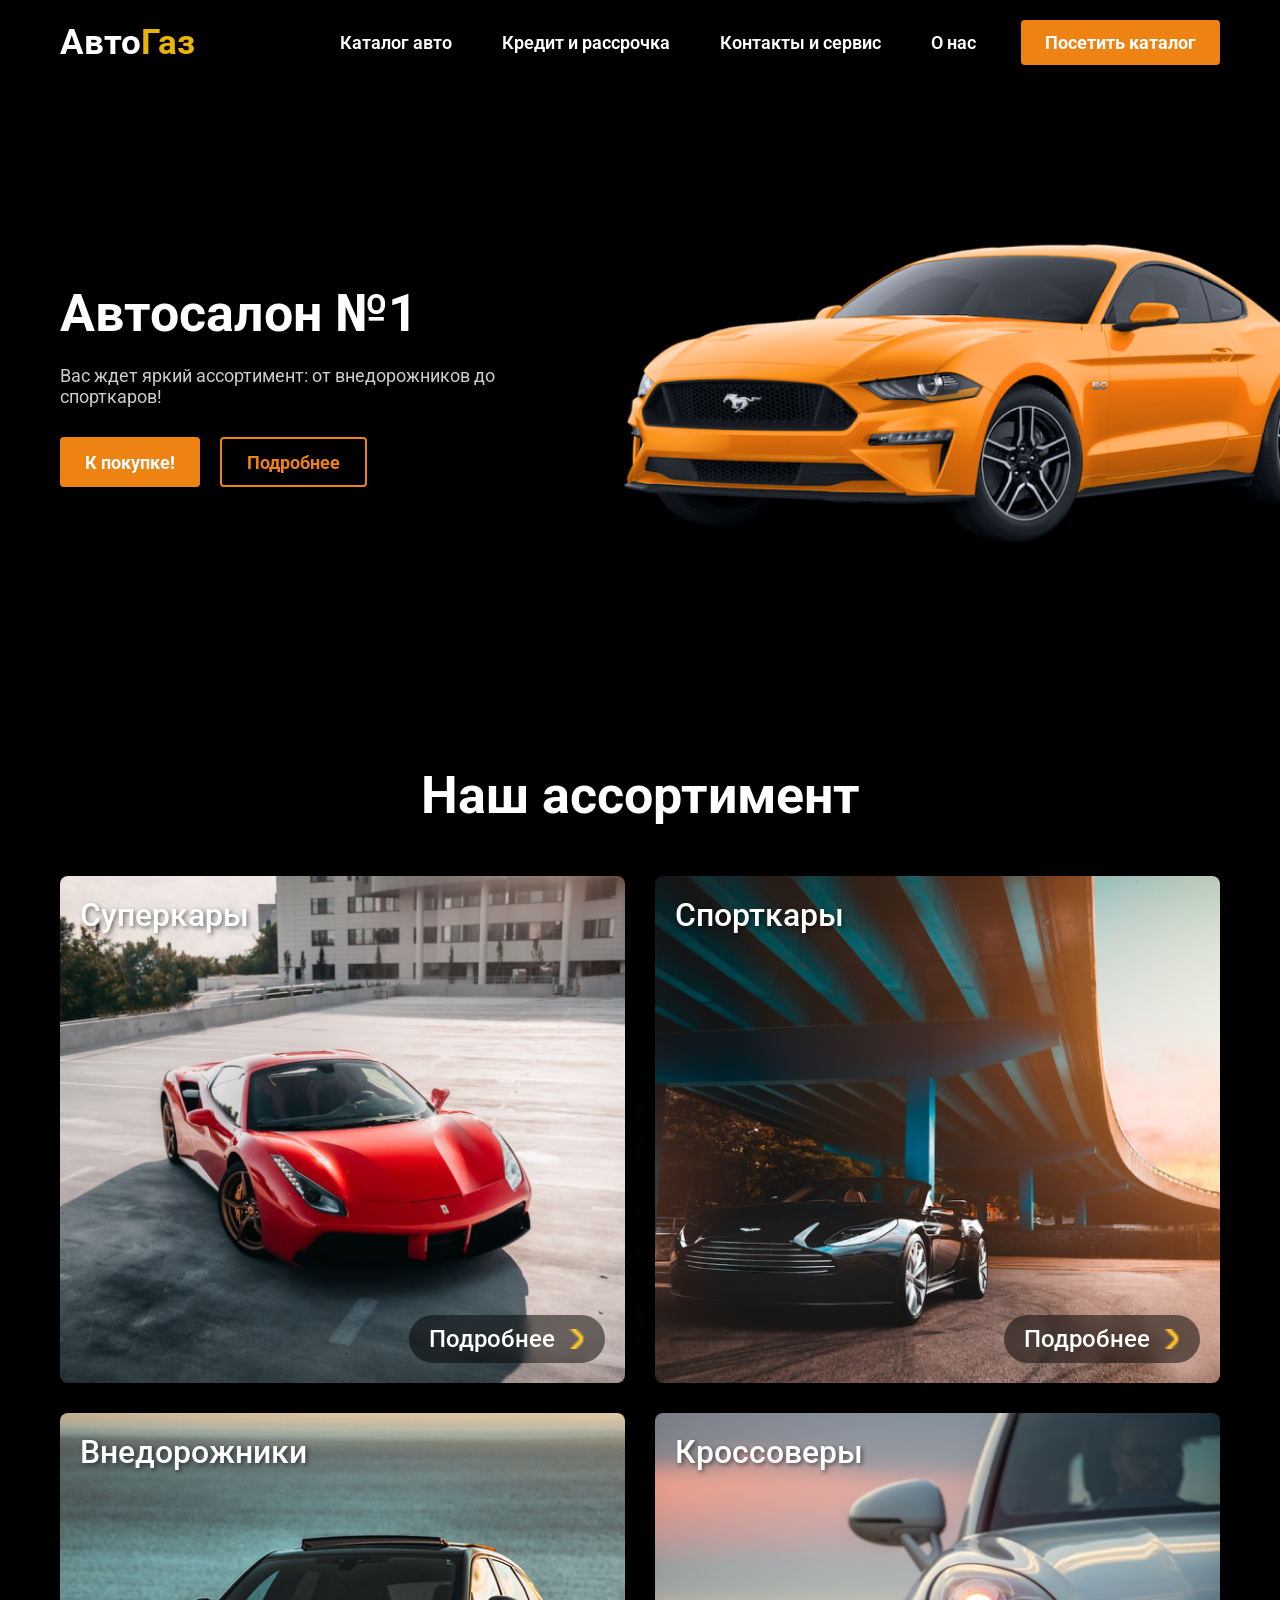
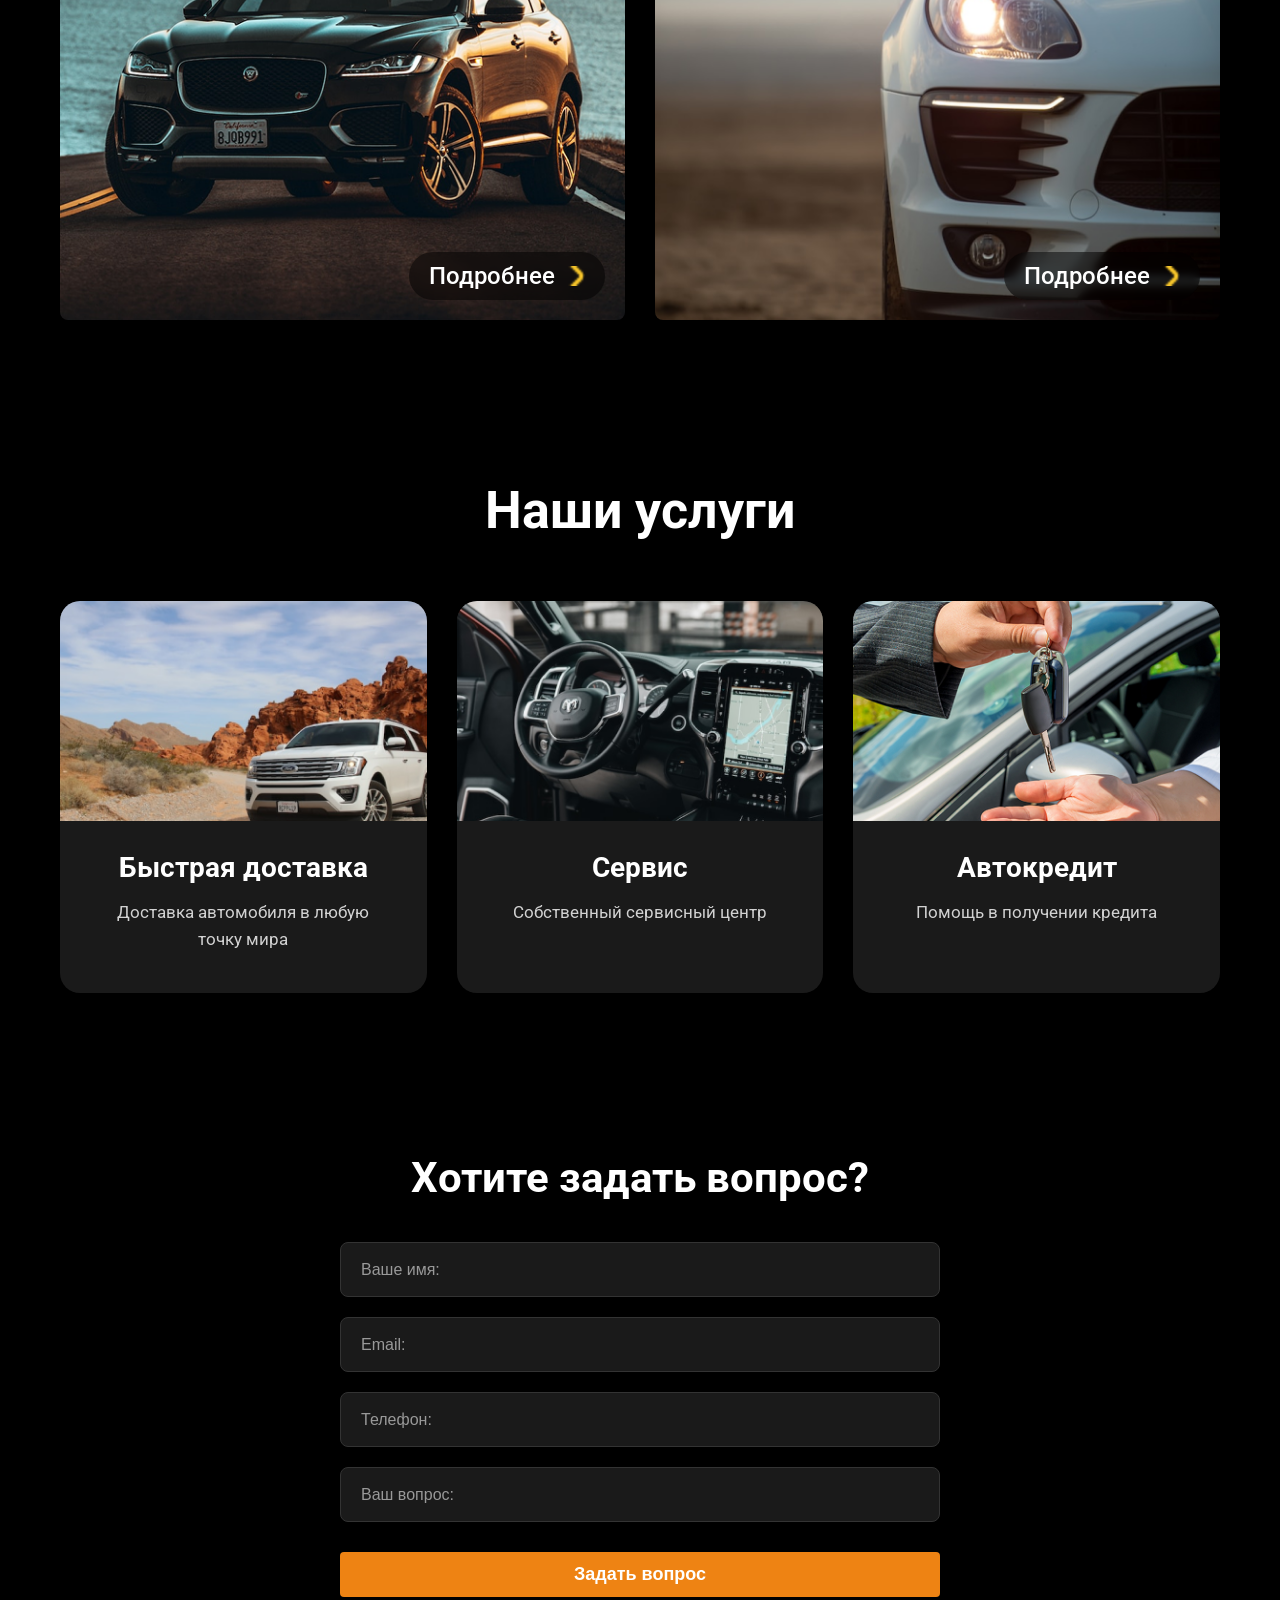
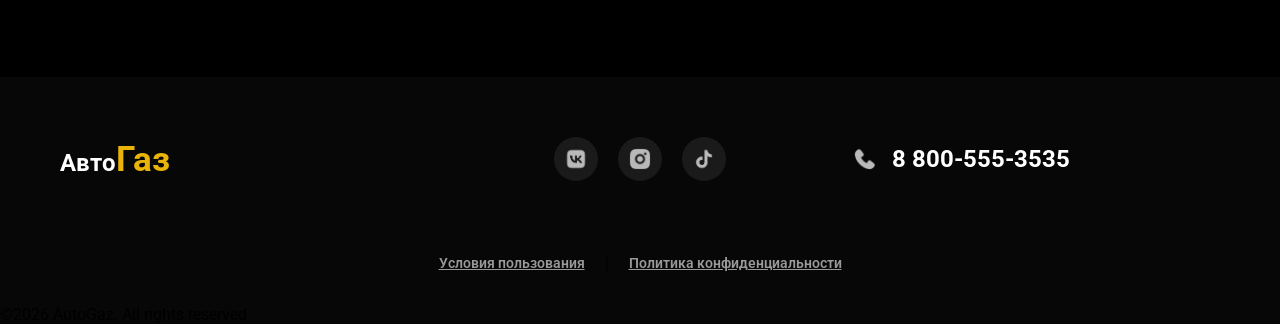
<file: index.html>
<!DOCTYPE html>
<html lang="ru">
<head>
    <!-- Google tag (gtag.js) -->
<script async src="https://www.googletagmanager.com/gtag/js?id=G-7S75Y1F55D"></script>
<script>
  window.dataLayer = window.dataLayer || [];
  function gtag(){dataLayer.push(arguments);}
  gtag('js', new Date());

  gtag('config', 'G-7S75Y1F55D');
</script>
    <meta charset="UTF-8">
    <meta name="viewport" content="width=device-width, initial-scale=1.0, maximum-scale=5.0, user-scalable=yes">
    <meta name="theme-color" content="#000000">
    <meta property="og:title" content="АвтоГаз | Продажа спорткаров и внедорожников">
    <meta property="og:description" content="Автосалон АвтоГаз предлагает купить спортивные автомобили, внедорожники и кроссоверы. Быстрая доставка, сервисное обслуживание и автокредитование.">
    <meta property="og:image" content="https://autogaz.ru/img/ford-mustang.png">
    <meta property="og:url" content="https://autogaz.ru/">
    <meta property="og:type" content="website">
    <meta property="og:site_name" content="АвтоГаз">
    <title>АвтоГаз | Продажа спорткаров и внедорожников</title>
    <link rel="stylesheet" href="style.css">
    <link rel="preconnect" href="https://fonts.googleapis.com">
    <link rel="preconnect" href="https://fonts.gstatic.com" crossorigin>
    <link href="https://fonts.googleapis.com/css2?family=Roboto:wght@400;500;700&display=swap" rel="stylesheet">
</head>
<body>
 
<!-- Yandex.Metrika counter -->
<script type="text/javascript">
    (function(m,e,t,r,i,k,a){
        m[i]=m[i]||function(){(m[i].a=m[i].a||[]).push(arguments)};
        m[i].l=1*new Date();
        for (var j = 0; j < document.scripts.length; j++) {if (document.scripts[j].src === r) { return; }}
        k=e.createElement(t),a=e.getElementsByTagName(t)[0],k.async=1,k.src=r,a.parentNode.insertBefore(k,a)
    })(window, document,'script','https://mc.yandex.ru/metrika/tag.js?id=108262109', 'ym');

    ym(108262109, 'init', {ssr:true, webvisor:true, clickmap:true, ecommerce:"dataLayer", referrer: document.referrer, url: location.href, accurateTrackBounce:true, trackLinks:true});
</script>
<noscript><div><img src="https://mc.yandex.ru/watch/108262109" style="position:absolute; left:-9999px;" alt="" /></div></noscript>
<!-- /Yandex.Metrika counter -->




    <header>
    <div class="container">
        <a href="#" class="title">Авто<span class="gaz">Газ</span></a>
        
        <button class="burger-menu" id="burgerMenu" aria-label="Меню">
            <span class="burger-line"></span>
            <span class="burger-line"></span>
            <span class="burger-line"></span>
        </button>

        <nav class="nav" id="nav">
            <ul class="list">
                <li><a href="#">Каталог авто</a></li>
                <li><a href="#">Кредит и рассрочка</a></li>
                <li><a href="#">Контакты и сервис</a></li>
                <li><a href="#">О нас</a></li>
            </ul>
        </nav>
        
        <a href="./product.html" class="btn"><span>Посетить каталог</span></a>
    </div>
</header>

    <main>
        <!-- СЕКЦИЯ WELCOME -->
        <section class="welcome">
            <div class="container">
                <div class="welcome_text">
                    <h1 class="welcome_title">Автосалон №1</h1>
                    <p class="welcome_txt">Вас ждет яркий ассортимент: от внедорожников до спорткаров!</p>
                    <div class="welcome_btn">
                        <a href="./product.html" class="w_btn">К покупке!</a>
                        <a href="#" class="w_btn2">Подробнее</a>
                    </div>
                </div>
            </div>
            <div class="img" aria-hidden="true"></div> <!-- Скрывается на мобильных -->
        </section>

        <!-- СЕКЦИЯ АССОРТИМЕНТ -->
        <section class="plitka">
            <div class="container">
                <h2 class="plitka_title">Наш ассортимент</h2>
                <div class="plitka_img">
                    <!-- Карточка 1: Суперкары -->
                    <div class="pl_img">
                        <img src="./img/Mask-1.png" 
                             srcset="./img/Mask-1.png 800w, 
                                     ./img/Mask-1.png 768w, 
                                     ./img/Mask-1.png 480w, 
                                     ./img/Mask-1.png 320w"
                             sizes="(max-width: 320px) 280px,
                                    (max-width: 480px) 440px,
                                    (max-width: 768px) 700px,
                                    800px"
                             alt="Суперкар Lamborghini" 
                             width="584" 
                             height="524" 
                             loading="lazy">
                        <h3 class="pl_h">Суперкары</h3>
                        <a href="#" class="discover">
                            Подробнее 
                            <img src="./img/Vector-1.png" alt="→" width="20" height="20" loading="lazy">
                        </a>
                    </div>
                    <div class="pl_img">
                        <img src="./img/Mask-2.png" 
                             srcset="./img/Mask-2.png 800w, 
                                     ./img/Mask-2.png 768w, 
                                     ./img/Mask-2.png 480w, 
                                     ./img/Mask-2.png 320w"
                             sizes="(max-width: 320px) 280px,
                                    (max-width: 480px) 440px,
                                    (max-width: 768px) 700px,
                                    800px"
                             alt="Спорткар" 
                             width="584" 
                             height="524" 
                             loading="lazy">
                        <h3 class="pl_h">Спорткары</h3>
                        <a href="#" class="discover">
                            Подробнее 
                            <img src="./img/Vector-1.png" alt="→" width="20" height="20" loading="lazy">
                        </a>
                    </div>

                    <div class="pl_img">
                        <img src="./img/suv.png" 
                             srcset="./img/suv.png 800w, 
                                     ./img/suv.png 768w, 
                                     ./img/suv.png 480w, 
                                     ./img/suv.png 320w"
                             sizes="(max-width: 320px) 280px,
                                    (max-width: 480px) 440px,
                                    (max-width: 768px) 700px,
                                    800px"
                             alt="Внедорожник Mercedes-Benz G-Класс" 
                             width="584" 
                             height="524" 
                             loading="lazy">
                        <h3 class="pl_h">Внедорожники</h3>
                        <a href="#" class="discover">
                            Подробнее 
                            <img src="./img/Vector-1.png" alt="→" width="20" height="20" loading="lazy">
                        </a>
                    </div>
                    
                    <div class="pl_img">
                        <img src="./img/Mask-3.png" 
                             srcset="./img/Mask-3.png 800w, 
                                     ./img/Mask-3.png 768w, 
                                     ./img/Mask-3.png 480w, 
                                     ./img/Mask-3.png 320w"
                             sizes="(max-width: 320px) 280px,
                                    (max-width: 480px) 440px,
                                    (max-width: 768px) 700px,
                                    800px"
                             alt="Кроссовер" 
                             width="584" 
                             height="524" 
                             loading="lazy">
                        <h3 class="pl_h">Кроссоверы</h3>
                        <a href="#" class="discover">
                            Подробнее 
                            <img src="./img/Vector-1.png" alt="→" width="20" height="20" loading="lazy">
                        </a>
                    </div>
                </div>
            </div>
        </section>
        <section class="serv">
            <div class="container">
                <h2 class="serv_title">Наши услуги</h2>
                <div class="serv_cards">
                    <div class="s_card">
                        <img src="./img/serv.png" 
                             srcset="./img/serv.png 800w, 
                                     ./img/serv.png 480w, 
                                     ./img/serv.png 320w"
                             sizes="(max-width: 480px) 100vw,
                                    (max-width: 768px) 50vw,
                                    384px"
                             alt="Быстрая доставка" 
                             loading="lazy"
                             width="384" 
                             height="220">
                        <div class="s_card_content">
                            <h3 class="s_h">Быстрая доставка</h3>
                            <p class="s_txt">Доставка автомобиля в любую точку мира</p>
                        </div>
                    </div>
                    <div class="s_card">
                        <img src="./img/serv2.png" 
                             srcset="./img/serv2.png 800w, 
                                     ./img/serv2.png 480w, 
                                     ./img/serv2.png 320w"
                             sizes="(max-width: 480px) 100vw,
                                    (max-width: 768px) 50vw,
                                    384px"
                             alt="Сервисное обслуживание" 
                             loading="lazy"
                             width="384" 
                             height="220">
                        <div class="s_card_content">
                            <h3 class="s_h">Сервис</h3>
                            <p class="s_txt">Собственный сервисный центр</p>
                        </div>
                    </div>
                    <div class="s_card">
                        <img src="./img/Кредит.png" 
                             srcset="./img/Кредит.png 800w, 
                                     ./img/Кредит.png 480w, 
                                     ./img/Кредит.png 320w"
                             sizes="(max-width: 480px) 100vw,
                                    (max-width: 768px) 50vw,
                                    384px"
                             alt="Автокредитование" 
                             loading="lazy"
                             width="384" 
                             height="220">
                        <div class="s_card_content">
                            <h3 class="s_h">Автокредит</h3>
                            <p class="s_txt">Помощь в получении кредита</p>
                        </div>
                    </div>
                </div>
            </div>
        </section>
        <section id="form-section">
            <div class="container">
                <h2 class="title-section">Хотите задать вопрос?</h2>
                <form action="/action_page.php" method="POST">
                    <input type="text" id="name" name="name" placeholder="Ваше имя:" required>
                    <input type="email" id="email" name="email" placeholder="Email:" required>
                    <input type="tel" id="phone" name="phone" placeholder="Телефон:" required>
                    <input type="text" id="question" name="question" placeholder="Ваш вопрос:" required>
                    <button type="submit" class="btn form_btn">Задать вопрос</button>
                </form> 
            </div>
        </section>
    </main>
    <footer>
        <div class="container footer-container">
            <div class="logotip">
                <h2>Авто<span class="gaz">Газ</span></h2>
            </div>
            <div class="soc">
                <a href="https://vk.com" aria-label="VK" target="_blank" rel="noopener"><img src="./img/VK.png" alt="VK" width="24" height="24" loading="lazy"></a>
                <a href="https://instagram.com" aria-label="Instagram" target="_blank" rel="noopener"><img src="./img/inst.png" alt="Instagram" width="24" height="24" loading="lazy"></a>
                <a href="https://tiktok.com" aria-label="TikTok" target="_blank" rel="noopener"><img src="./img/TikTok.png" alt="TikTok" width="24" height="24" loading="lazy"></a>
            </div>
            <div class="logotip">
                <img src="./img/num-icon.png" alt="Телефон" width="24" height="24" loading="lazy">
                <h2>8 800-555-3535</h2>
            </div>
        </div>
        <div class="footer-legal">
            <a href="#" class="legal-link">Условия пользования</a>
            <span class="separator">|</span> 
            <a href="#" class="legal-link">Политика конфиденциальности</a>
        </div>
        <p>©2026 AutoGaz. All rights reserved</p>
    </footer>
    <script>
        document.addEventListener('DOMContentLoaded', function() {
            const burgerMenu = document.getElementById('burgerMenu');
            const nav = document.getElementById('nav');
            const overlay = document.getElementById('overlay');

            if (burgerMenu && nav && overlay) {
                function toggleMenu() {
                    burgerMenu.classList.toggle('open');
                    nav.classList.toggle('active');
                    overlay.classList.toggle('active');
                    document.body.style.overflow = nav.classList.contains('active') ? 'hidden' : '';
                }

                burgerMenu.addEventListener('click', toggleMenu);
                overlay.addEventListener('click', toggleMenu);

                document.querySelectorAll('.list a').forEach(link => {
                    link.addEventListener('click', function() {
                        if (nav.classList.contains('active')) {
                            toggleMenu();
                        }
                    });
                });

                window.addEventListener('resize', function() {
                    if (window.innerWidth > 768 && nav.classList.contains('active')) {
                        toggleMenu();
                    }
                });
            }
        });
    </script>
</body>
</html>
</file>
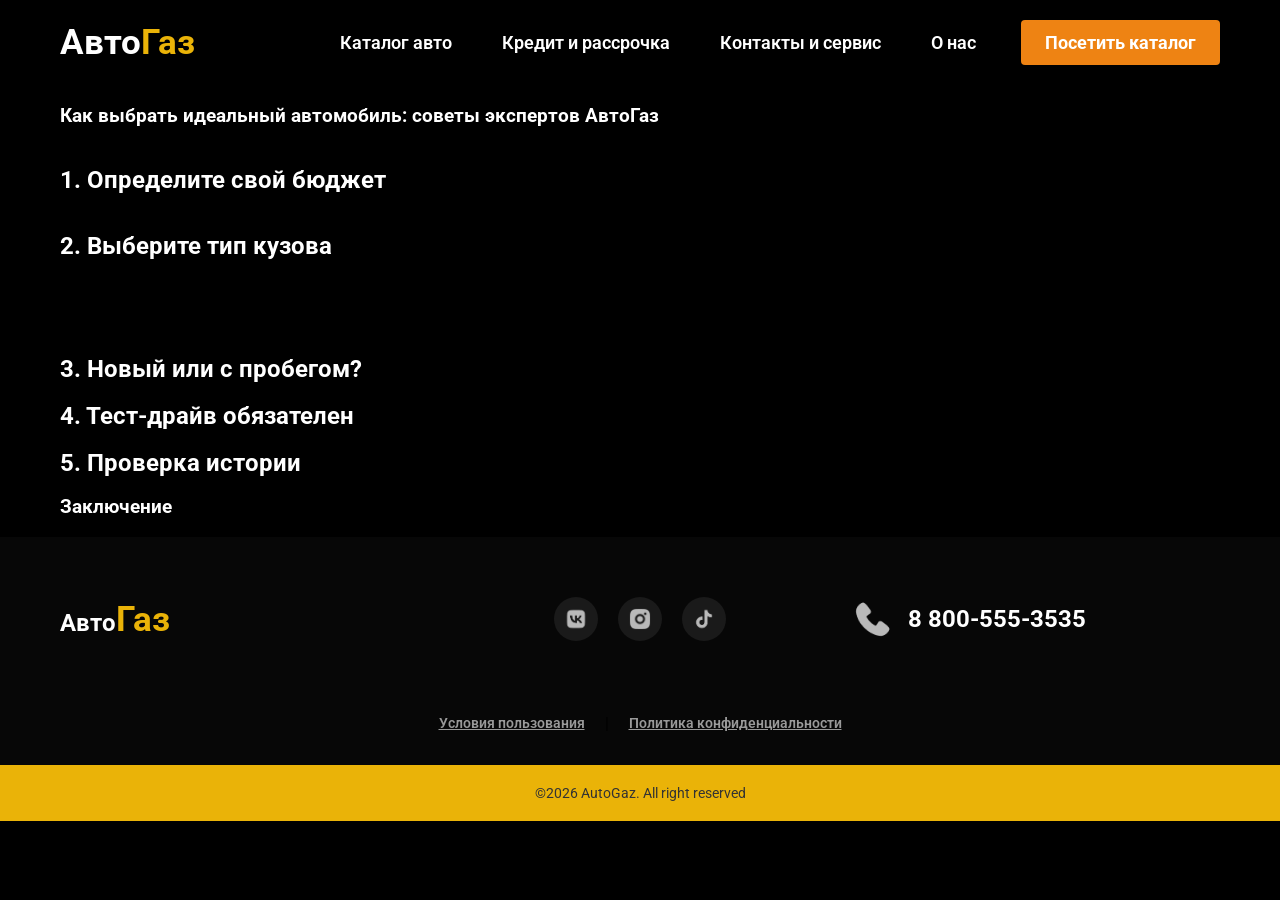
<file: article.html>
<!DOCTYPE html>
<html lang="ru">
<head>
    <meta charset="UTF-8">
    <meta name="viewport" content="width=device-width, initial-scale=1.0">
    <title>АвтоГаз - Как выбрать идеальный автомобиль</title>
    <link rel="stylesheet" href="style.css">
    <link rel="preconnect" href="https://fonts.googleapis.com">
    <link rel="preconnect" href="https://fonts.gstatic.com" crossorigin>
    <link href="https://fonts.googleapis.com/css2?family=Be+Vietnam+Pro:ital,wght@0,100;0,200;0,300;0,400;0,500;0,600;0,700;0,800;0,900;1,100;1,200;1,300;1,400;1,500;1,600;1,700;1,800;1,900&display=swap" rel="stylesheet">
    <script type="application/ld+json">
    {
        "@context": "https://schema.org",
        "@type": "Article",
        "headline": "Как выбрать идеальный автомобиль: советы экспертов АвтоГаз",
        "datePublished": "2024-03-20T10:00:00+03:00",
        "dateModified": "2024-03-21T15:30:00+03:00",
        "author": {
            "@type": "Person",
            "name": "Иван Иванов",
            "url": "https://autogaz.ru/authors/ivanov"
        }}
    </script>
</head>
<body>
    <!-- Yandex.Metrika counter -->
<script type="text/javascript">
    (function(m,e,t,r,i,k,a){
        m[i]=m[i]||function(){(m[i].a=m[i].a||[]).push(arguments)};
        m[i].l=1*new Date();
        for (var j = 0; j < document.scripts.length; j++) {if (document.scripts[j].src === r) { return; }}
        k=e.createElement(t),a=e.getElementsByTagName(t)[0],k.async=1,k.src=r,a.parentNode.insertBefore(k,a)
    })(window, document,'script','https://mc.yandex.ru/metrika/tag.js?id=108261328', 'ym');

    ym(108261328, 'init', {ssr:true, webvisor:true, clickmap:true, ecommerce:"dataLayer", referrer: document.referrer, url: location.href, accurateTrackBounce:true, trackLinks:true});
</script>
<noscript><div><img src="https://mc.yandex.ru/watch/108261328" style="position:absolute; left:-9999px;" alt="" /></div></noscript>
<!-- /Yandex.Metrika counter -->
    <header>
        <div class="container">
            <a href="index.html" class="title">Авто<span class="gaz">Газ</span></a>
            <nav class="nav">
                <ul class="list">
                    <li class="gl"><a href="#">Каталог авто</a></li>
                    <li><a href="#">Кредит и рассрочка</a></li>
                    <li><a href="#">Контакты и сервис</a></li>
                    <li><a href="article.html">О нас</a></li>
                </ul>
            </nav>
            <a href="#" class="btn">Посетить каталог</a>
        </div>
    </header>
    
    <main>
        <section class="article-section">
            <div class="container">
                <article class="blog-post">
                    <header class="post-header">
                        <h1 class="post-title">Как выбрать идеальный автомобиль: советы экспертов АвтоГаз</h1>
                        <div class="post-meta">
                            <span class="post post-date">20 марта 2024</span>
                            <span class="post post-author">Автор: Иван Иванов</span>
                        </div>
                    </header>
                    
                    <div class="post-content">
                        <h2>1. Определите свой <span class="orange">бюджет</span></h2>
                        <p>Первый шаг при выборе автомобиля — определение бюджета. Учитывайте не только стоимость авто, но и расходы на страховку, налоги, топливо и обслуживание.</p>
                        
                        <h2>2. Выберите тип <span class="orange">кузова</span></h2>
                        <p>В зависимости от ваших потребностей:</p>
                        <ul class="cars_choose">
                            <li>Седан — для города и трассы</li>
                            <li>Внедорожник — для бездорожья</li>
                            <li>Кроссовер — универсальный вариант</li>
                            <li>Спорткар — для скорости</li>
                        </ul>
                        
                        <h2>3. Новый или с <span class="orange">пробегом</span>?</h2>
                        <p>Новый автомобиль дает гарантию, подержанный — экономию. Выбирайте исходя из приоритетов.</p>
                        
                        <h2>4. Тест-драйв <span class="orange">обязателен</span></h2>
                        <p>Никогда не покупайте автомобиль без тест-драйва. Только за рулем вы поймете, подходит ли вам машина.</p>
                        
                        <h2>5. Проверка <span class="orange">истории</span></h2>
                        <p>При покупке подержанного авто обязательно проверяйте его историю по VIN-номеру.</p>
                        
                        <div class="conclusion">
                            <h3>Заключение</h3>
                            <p>В автосалоне АвтоГаз мы всегда готовы помочь вам с выбором идеального автомобиля!</p>
                        </div>
                    </div>
                </article>
            </div>
        </section>
            <footer id="footer-section" itemscope itemtype="https://schema.org/AutoDealer"> 
        <div class="container footer-container">

            <div class="logotip" itemprop="name">
                <h2>Авто<span class="gaz">Газ</span></h2>
            </div>

            <div class="soc" itemprop="sameAs">
                <a href="https://vk.com/al_feed.php" itemprop="sameAs"><img src="./img/VK.png" alt="Логотип ВКонтакте АвтоГаз" width="40" height="40"></a>
                <a href="https://www.instagram.com/" itemprop="sameAs"><img src="./img/inst.png" alt="Логотип Instagram АвтоГаз" width="35" height="35" class="inst-icon"></a>
                <a href="https://www.tiktok.com/ru-RU/" itemprop="sameAs"><img src="./img/TikTok.png" alt="Логотип TikTok АвтоГаз" width="40" height="40"></a>
            </div>

            <div class="logotip" itemprop="address" itemscope itemtype="https://schema.org/PostalAddress">
                <img src="./img/num-icon.png" alt="Иконка телефона" width="40" height="40">
                <span itemprop="telephone"><h2>8 800-555-3535</h2></span>
                <meta itemprop="addressLocality" content="Москва">
                <meta itemprop="streetAddress" content="ул. Примерная, д. 1">
            </div>

        </div>
    </div>
    <div class="fot">
        <div class="container footer-legal">
            <a href="#" class="legal-link">Условия пользования</a>
            <span class="separator">|</span> 
            <a href="#" class="legal-link">Политика конфиденциальности</a>
        </div>
        <p>©2026 AutoGaz. All right reserved</p>
    </div>
</footer>
</body>
</html>
</file>
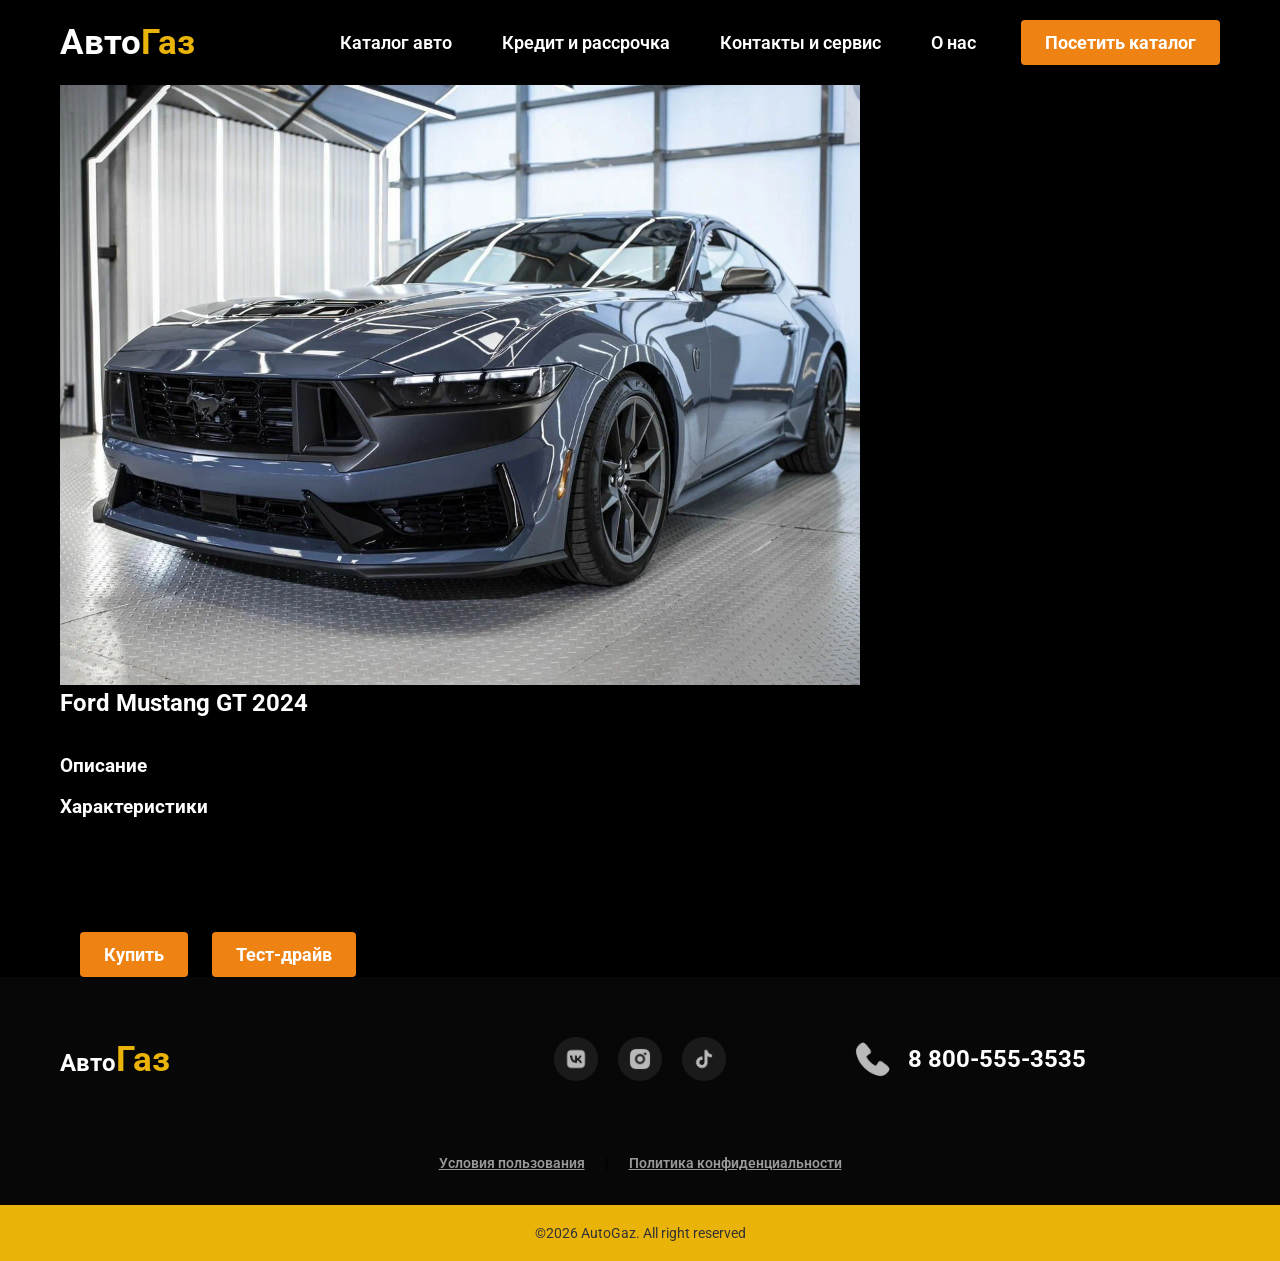
<file: product.html>
<!DOCTYPE html>
<html lang="ru">
<head>
    <meta charset="UTF-8">
    <meta name="viewport" content="width=device-width, initial-scale=1.0">
    <title>АвтоГаз - Ford Mustang GT 2024</title>
    <link rel="stylesheet" href="style.css">
    <link rel="preconnect" href="https://fonts.googleapis.com">
    <link rel="preconnect" href="https://fonts.gstatic.com" crossorigin>
    <link href="https://fonts.googleapis.com/css2?family=Be+Vietnam+Pro:ital,wght@0,100;0,200;0,300;0,400;0,500;0,600;0,700;0,800;0,900;1,100;1,200;1,300;1,400;1,500;1,600;1,700;1,800;1,900&display=swap" rel="stylesheet">
    <script type="application/ld+json">
    {
        "@context": "https://schema.org",
        "@type": "Product",
        "name": "Ford Mustang GT 2024",
        "description": "Спортивный автомобиль Ford Mustang GT 2024 года с двигателем V8 мощностью 450 л.с. Полный привод, автоматическая коробка передач.",
        "sku": "FM-2024-GT-001",
        "brand": {
            "@type": "Brand",
            "name": "Ford"
        }}
    </script>
</head>
<body>
    <header>
        <div class="container">
            <a href="index.html" class="title">Авто<span class="gaz">Газ</span></a>
            <nav class="nav">
                <ul class="list">
                    <li class="gl"><a href="#">Каталог авто</a></li>
                    <li><a href="#">Кредит и рассрочка</a></li>
                    <li><a href="#">Контакты и сервис</a></li>
                    <li><a href="article.html">О нас</a></li>
                </ul>
            </nav>
            <a href="#" class="btn">Посетить каталог</a>
        </div>
    </header>
    
    <main>
        <section class="product-detail">
            <div class="container">
                <div class="product-grid">
                    <div class="product-image">
                        <img src="./img/1200x900 (1).webp" alt="Ford Mustang GT 2024" style="width: 800px;">
                    </div>
                    
                    <div class="product-info">
                        <h1 class="product-name"><span class="orange">Ford Mustang GT 2024</span></h1>
                        
                        <div class="product-rating">
                            <span class="stars">★★★★★</span>
                            <span class="rating-count">(24 отзыва)</span>
                        </div>
                        
                        <div class="product-price-block">
                            <span class="current-price">7 500 000 ₽</span>
                            <span class="availability">В наличии</span>
                        </div>
                        
                        <div class="product-description">
                            <h3>Описание</h3>
                            <p>Спортивный автомобиль Ford Mustang GT 2024 года с двигателем V8 мощностью 450 л.с. Полный привод, автоматическая коробка передач.</p>
                        </div>
                        
                        <div class="product-specs">
                            <h3>Характеристики</h3>
                            <ul class="charact">
                                <li>Год: 2024</li>
                                <li>Двигатель: V8, 5.0 л, 450 л.с.</li>
                                <li>КПП: автоматическая</li>
                                <li>Привод: полный</li>
                                <li>Цвет: синий</li>
                                <li>Пробег: 0 км</li>
                            </ul>
                        </div>
                        
                        <div class="product-actions">
                            <a href="#" class="btn buy-btn">Купить</a>
                            <a href="#" class="btn test-btn">Тест-драйв</a>
                        </div>
                    </div>
                </div>
            </div>
        </section>
    </main>
    
    <footer id="footer-section" itemscope itemtype="https://schema.org/AutoDealer"> 
        <div class="container footer-container">

            <div class="logotip" itemprop="name">
                <h2>Авто<span class="gaz">Газ</span></h2>
            </div>

            <div class="soc" itemprop="sameAs">
                <a href="https://vk.com/al_feed.php" itemprop="sameAs"><img src="./img/VK.png" alt="Логотип ВКонтакте АвтоГаз" width="40" height="40"></a>
                <a href="https://www.instagram.com/" itemprop="sameAs"><img src="./img/inst.png" alt="Логотип Instagram АвтоГаз" width="35" height="35" class="inst-icon"></a>
                <a href="https://www.tiktok.com/ru-RU/" itemprop="sameAs"><img src="./img/TikTok.png" alt="Логотип TikTok АвтоГаз" width="40" height="40"></a>
            </div>

            <div class="logotip" itemprop="address" itemscope itemtype="https://schema.org/PostalAddress">
                <img src="./img/num-icon.png" alt="Иконка телефона" width="40" height="40">
                <span itemprop="telephone"><h2>8 800-555-3535</h2></span>
                <meta itemprop="addressLocality" content="Москва">
                <meta itemprop="streetAddress" content="ул. Примерная, д. 1">
            </div>

        </div>
    </div>
    <div class="fot">
        <div class="container footer-legal">
            <a href="#" class="legal-link">Условия пользования</a>
            <span class="separator">|</span> 
            <a href="#" class="legal-link">Политика конфиденциальности</a>
        </div>
        <p>©2026 AutoGaz. All right reserved</p>
    </div>
    </footer>
</body>
</html>
</file>
<file: style.css>
@import url('https://fonts.googleapis.com/css2?family=Roboto:wght@400;500;700&display=swap');

/* ========== ОСНОВНЫЕ СТИЛИ ========== */
* {
    margin: 0;
    padding: 0;
    box-sizing: border-box;
}

body {
    background-color: black;
    font-family: "Roboto", sans-serif;
    overflow-x: hidden;
    width: 100%;
}

.container {
    width: 100%;
    max-width: 1200px;
    margin: 0 auto;
    padding: 0 20px;
}

/* ========== ТИПОГРАФИЯ ========== */
h1, h2, h3 {
    color: white;
    font-weight: 700;
}

.title {
    font-size: clamp(28px, 6vw, 35px);
    z-index: 1001;
    position: relative;
}

.gaz {
    color: #EAB308;
    font-size: clamp(28px, 6vw, 35px);
}

a {
    color: white;
    text-decoration: none;
    font-weight: 600;
    font-size: 18px;
}

/* ========== ШАПКА С БУРГЕР-МЕНЮ ========== */
header {
    padding: 20px 0;
    position: relative;
    z-index: 1000;
}

header .container {
    display: flex;
    align-items: center;
    justify-content: space-between;
    flex-wrap: wrap;
}

/* Кнопка бургер-меню */
.burger-menu {
    display: none;
    flex-direction: column;
    justify-content: space-between;
    width: 40px;
    height: 30px;
    background: transparent;
    border: none;
    cursor: pointer;
    padding: 0;
    z-index: 1001;
    position: relative;
}

.burger-line {
    width: 100%;
    height: 4px;
    background-color: white;
    border-radius: 4px;
    transition: 0.3s;
}

/* Анимация бургера при открытии */
.burger-menu.open .burger-line:nth-child(1) {
    transform: translateY(13px) rotate(45deg);
}

.burger-menu.open .burger-line:nth-child(2) {
    opacity: 0;
}

.burger-menu.open .burger-line:nth-child(3) {
    transform: translateY(-13px) rotate(-45deg);
}

/* Навигация */
.nav {
    flex: 1;
    display: flex;
    justify-content: flex-end;
}

.list {
    display: flex;
    list-style: none;
    gap: 20px;
    transition: 0.3s;
}

.list a {
    display: inline-block;
    padding: 12px 15px;
    min-height: 44px;
    min-width: 44px;
    transition: 0.2s;
    white-space: nowrap;
}

.list a:hover {
    color: #EE8313;
}

.btn {
    background-color: #EE8313;
    display: inline-flex;
    align-items: center;
    justify-content: center;
    min-width: 44px;
    min-height: 44px;
    padding: 12px 24px;
    border-radius: 4px;
    transition: 0.2s;
    white-space: nowrap;
    margin-left: 20px;
    z-index: 1001;
    position: relative;
}

.btn:hover {
    opacity: 0.8;
    transform: scale(1.05);
}

/* ========== СЕКЦИЯ WELCOME ========== */
.welcome {
    position: relative;
    min-height: 600px;
    display: flex;
    align-items: center;
}

.welcome_text {
    position: relative;
    z-index: 2;
    max-width: 600px;
}

.welcome_title {
    font-size: clamp(36px, 8vw, 52px);
    line-height: 1.2;
    margin-bottom: 20px;
}

.welcome_txt {
    color: white;
    opacity: 0.8;
    font-size: clamp(16px, 4vw, 18px);
    max-width: 474px;
    margin-bottom: 30px;
}

.welcome_btn {
    display: flex;
    gap: 20px;
    flex-wrap: wrap;
}

.w_btn, .w_btn2 {
    display: inline-flex;
    align-items: center;
    justify-content: center;
    min-height: 50px;
    min-width: 44px;
    padding: 12px 25px;
    border-radius: 4px;
    font-weight: 700;
}

.w_btn {
    background-color: #EE8313;
}

.w_btn2 {
    background-color: transparent;
    color: #EE8313;
    border: 2px solid #EE8313;
}

/* Фоновое изображение (СКРОЕМ НА МОБИЛЬНЫХ) */
.img {
    position: absolute;
    top: 0;
    right: 0;
    width: 60%;
    height: 100%;
    z-index: 1;
}

.img::before {
    content: '';
    position: absolute;
    top: 0;
    right: 0;
    width: 100%;
    height: 100%;
    background-image: url('./img/ford-mustang.png');
    background-size: contain;
    background-position: right center;
    background-repeat: no-repeat;
}

/* ========== ПЛИТКА ========== */
.plitka {
    padding: 80px 0;
}

.plitka_title {
    text-align: center;
    font-size: clamp(32px, 7vw, 52px);
    margin-bottom: 50px;
}

.plitka_img {
    display: grid;
    grid-template-columns: repeat(2, 1fr);
    gap: 30px;
}

.pl_img {
    position: relative;
    width: 100%;
    aspect-ratio: 584/524;
    overflow: hidden;
    border-radius: 8px;
}

.pl_img img {
    width: 100%;
    height: 100%;
    object-fit: cover;
    transition: 0.7s;
}

.pl_img:hover img {
    transform: scale(1.1);
}

.pl_h {
    position: absolute;
    top: 20px;
    left: 20px;
    font-size: clamp(20px, 5vw, 32px);
    font-weight: 500;
    z-index: 2;
    text-shadow: 2px 2px 4px rgba(0,0,0,0.5);
}

.discover {
    position: absolute;
    bottom: 20px;
    right: 20px;
    display: flex;
    align-items: center;
    gap: 10px;
    font-size: clamp(16px, 4vw, 24px);
    font-weight: 500;
    z-index: 2;
    background: rgba(0,0,0,0.5);
    padding: 10px 20px;
    border-radius: 30px;
    backdrop-filter: blur(5px);
}

.discover img {
    width: 20px;
    height: 20px;
}

/* ========== УСЛУГИ ========== */
.serv {
    padding: 80px 0;
}

.serv_title {
    text-align: center;
    font-size: clamp(32px, 7vw, 52px);
    margin-bottom: 60px;
}

.serv_cards {
    display: grid;
    grid-template-columns: repeat(3, 1fr);
    gap: 30px;
}

.s_card {
    background: #1A1A1A;
    border-radius: 20px;
    overflow: hidden;
    transition: 0.3s;
    display: flex;
    flex-direction: column;
    border: none;
}

.s_card:hover {
    background: white;
    transform: translateY(-10px);
    box-shadow: 0 20px 30px rgba(238, 131, 19, 0.2);
}

.s_card img {
    width: 100%;
    height: 220px;
    object-fit: cover;
    display: block;
    border: none;
    transition: 0.5s;
}

.s_card:hover img {
    transform: scale(1.05);
}

.s_card_content {
    padding: 30px 25px 40px;
    text-align: center;
}

.s_h {
    font-size: clamp(22px, 4vw, 28px);
    font-weight: 700;
    margin-bottom: 15px;
    color: white;
}

.s_txt {
    font-size: clamp(15px, 3vw, 17px);
    opacity: 0.8;
    color: white;
    line-height: 1.6;
    max-width: 280px;
    margin: 0 auto;
}

.s_card:hover .s_h,
.s_card:hover .s_txt {
    color: black;
}

/* ========== ФОРМА ========== */
#form-section {
    padding: 80px 0;
}

.title-section {
    text-align: center;
    font-size: clamp(28px, 6vw, 42px);
    margin-bottom: 40px;
}

form {
    max-width: 600px;
    margin: 0 auto;
    display: flex;
    flex-direction: column;
    gap: 20px;
}

input {
    width: 100%;
    background: #1A1A1A;
    border: 1px solid #333;
    border-radius: 8px;
    padding: 16px 20px;
    font-size: 16px;
    color: white;
    min-height: 55px;
    transition: 0.2s;
}

input:focus {
    outline: none;
    border-color: #EE8313;
}

input::placeholder {
    color: #999;
    font-size: 16px;
}

.form_btn {
    width: 100%;
    margin-top: 10px;
    background: #EE8313;
    color: white;
    border: none;
    font-size: 18px;
    font-weight: 600;
    cursor: pointer;
    min-height: 55px;
    margin-left: 0;
}

/* ========== ФУТЕР ========== */
footer {
    background: #070707;
    padding-top: 60px;
}

.footer-container {
    display: grid;
    grid-template-columns: repeat(3, 1fr);
    gap: 30px;
    align-items: center;
    margin-bottom: 40px;
}

.logotip {
    display: flex;
    align-items: center;
    gap: 15px;
}

.logo_foot {
    font-size: 35px;
    margin: 0;
}

.soc {
    display: flex;
    align-items: center;
    justify-content: center;
    gap: 20px;
}

.soc a {
    display: flex;
    align-items: center;
    justify-content: center;
    min-width: 44px;
    min-height: 44px;
    background: #1A1A1A;
    border-radius: 50%;
    transition: 0.2s;
}

.soc a:hover {
    background: #EE8313;
    transform: scale(1.1);
}

.soc img {
    width: 24px;
    height: 24px;
    object-fit: contain;
}

.footer-legal {
    display: flex;
    justify-content: center;
    align-items: center;
    gap: 20px;
    padding: 20px 0;
    flex-wrap: wrap;
}

.legal-link {
    color: #999;
    font-size: 14px;
    text-decoration: underline;
    min-height: 44px;
    display: inline-flex;
    align-items: center;
}

.fot p {
    background: #EAB308;
    color: #333;
    text-align: center;
    padding: 20px;
    margin: 0;
    font-size: 14px;
}

/* ========== МЕДИАЗАПРОСЫ ========== */

/* Планшеты */
@media screen and (max-width: 1024px) {
    .plitka_img {
        gap: 20px;
    }
    
    .serv_cards {
        gap: 20px;
    }
}

/* Мобильные устройства (до 768px) */
@media screen and (max-width: 768px) {
    .container {
        padding: 0 25px;
    }

    /* ===== БУРГЕР-МЕНЮ ===== */
    .burger-menu {
        display: flex;
    }

    .nav {
        position: fixed;
        top: 0;
        right: -100%;
        width: 80%;
        max-width: 400px;
        height: 100vh;
        background: #0A0A0A;
        flex-direction: column;
        justify-content: flex-start;
        padding: 100px 30px 30px;
        transition: 0.4s;
        z-index: 1000;
        box-shadow: -5px 0 30px rgba(0,0,0,0.8);
    }

    .nav.active {
        right: 0;
    }

    .list {
        flex-direction: column;
        width: 100%;
        gap: 5px;
    }

    .list a {
        width: 100%;
        text-align: left;
        padding: 18px 20px;
        font-size: 20px;
        border-bottom: 1px solid #333;
        white-space: normal;
    }

    .list a:hover {
        background: #EE8313;
        color: black;
    }

    /* Затемнение фона при открытом меню */
    .overlay {
        display: none;
        position: fixed;
        top: 0;
        left: 0;
        width: 100%;
        height: 100%;
        background: rgba(0,0,0,0.7);
        z-index: 999;
    }

    .overlay.active {
        display: block;
    }

    /* Кнопка в шапке */
    .btn {
        margin-left: auto;
        margin-right: 10px;
        padding: 10px 20px;
        font-size: 16px;
    }

    /* ===== СКРЫВАЕМ МАШИНУ НА МОБИЛЬНЫХ ===== */
    .img {
        display: none; /* Полностью скрываем изображение */
    }

    /* Центрируем текст welcome */
    .welcome {
        min-height: auto;
        padding: 40px 0;
        text-align: center;
    }

    .welcome_text {
        margin: 0 auto;
        text-align: center;
    }

    .welcome_txt {
        margin: 0 auto 30px;
    }

    .welcome_btn {
        justify-content: center;
    }

    /* Плитка в 1 колонку */
    .plitka_img {
        grid-template-columns: 1fr;
    }

    .pl_img {
        max-width: 500px;
        margin: 0 auto;
    }

    /* Услуги в 1 колонку */
    .serv_cards {
        grid-template-columns: 1fr;
        max-width: 500px;
        margin: 0 auto;
    }

    .s_card img {
        height: 200px;
    }

    /* Футер */
    .footer-container {
        grid-template-columns: 1fr;
        text-align: center;
        gap: 40px;
    }

    .logotip {
        justify-content: center;
    }

    .footer-legal {
        flex-direction: column;
        gap: 15px;
    }

    .separator {
        display: none;
    }
}

/* Маленькие телефоны */
@media screen and (max-width: 480px) {
    .container {
        padding: 0 20px;
    }

    .btn {
        padding: 8px 16px;
        font-size: 15px;
    }

    .welcome_title {
        font-size: 32px;
    }

    .w_btn, .w_btn2 {
        width: 100%;
    }

    .s_card img {
        height: 180px;
    }

    .s_card_content {
        padding: 25px 20px 30px;
    }
}

/* ========== ВСПОМОГАТЕЛЬНЫЕ СТИЛИ ========== */
img, video, iframe {
    max-width: 100%;
    height: auto;
}


/* ========== ШАПКА С БУРГЕР-МЕНЮ ========== */
header {
    padding: 20px 0;
    position: relative;
    z-index: 1000;
}

header .container {
    display: flex;
    align-items: center;
    justify-content: space-between;
    flex-wrap: nowrap; /* Запрещаем перенос на новую строку */
    gap: 10px;
}

/* Логотип */
.title {
    font-size: clamp(28px, 6vw, 35px);
    z-index: 1001;
    position: relative;
    font-weight: 700;
    white-space: nowrap; /* Запрещаем перенос текста логотипа */
    flex-shrink: 0; /* Запрещаем сжатие логотипа */
}

/* Кнопка бургер-меню */
.burger-menu {
    display: none;
    flex-direction: column;
    justify-content: space-between;
    width: 40px;
    height: 30px;
    background: transparent;
    border: none;
    cursor: pointer;
    padding: 0;
    z-index: 1001;
    position: relative;
    flex-shrink: 0; /* Запрещаем сжатие кнопки */
}

/* Кнопка в шапке */
.btn {
    background-color: #EE8313;
    display: inline-flex;
    align-items: center;
    justify-content: center;
    min-width: 44px;
    min-height: 44px;
    padding: 12px 24px;
    border-radius: 4px;
    transition: 0.2s;
    white-space: nowrap; /* Запрещаем перенос текста кнопки */
    z-index: 1001;
    position: relative;
    font-weight: 700;
    border: none;
    cursor: pointer;
    flex-shrink: 0; /* Запрещаем сжатие кнопки */
}

/* Навигация */
.nav {
    flex: 1; /* Занимает оставшееся пространство */
    display: flex;
    justify-content: flex-end;
    min-width: 0; /* Разрешаем сжатие если нужно */
}

.list {
    display: flex;
    list-style: none;
    gap: 20px;
    transition: 0.3s;
    flex-wrap: wrap; /* Разрешаем перенос пунктов меню */
    justify-content: flex-end;
}

.list a {
    display: inline-flex;
    align-items: center;
    justify-content: center;
    min-width: 44px;
    min-height: 44px;
    padding: 12px 15px;
    transition: 0.2s;
    white-space: nowrap;
    font-size: clamp(14px, 1.5vw, 18px); /* Адаптивный размер шката */
}

/* ========== МЕДИАЗАПРОСЫ ========== */

/* Планшеты (до 1024px) - начинаем адаптировать меню */
@media screen and (max-width: 1024px) {
    .list {
        gap: 10px; /* Уменьшаем расстояние между пунктами */
    }
    
    .list a {
        padding: 12px 10px; /* Уменьшаем отступы */
        font-size: 15px; /* Уменьшаем шрифт */
    }
}

/* Мобильные устройства (до 880px) - переключаемся на бургер */
@media screen and (max-width: 880px) {
    .burger-menu {
        display: flex; /* Показываем бургер */
    }

    /* Прячем навигацию, она будет в бургере */
    .nav {
        position: fixed;
        top: 0;
        right: -100%;
        width: 80%;
        max-width: 400px;
        height: 100vh;
        background: #0A0A0A;
        flex-direction: column;
        justify-content: flex-start;
        padding: 100px 30px 30px;
        transition: 0.4s;
        z-index: 1000;
        box-shadow: -5px 0 30px rgba(0,0,0,0.8);
    }

    .nav.active {
        right: 0;
    }

    .list {
        flex-direction: column;
        width: 100%;
        gap: 5px;
        flex-wrap: nowrap;
    }

    .list a {
        width: 100%;
        text-align: left;
        padding: 18px 20px;
        font-size: 20px;
        border-bottom: 1px solid #333;
        white-space: normal;
    }

    /* Кнопка в шапке теперь слева от бургера */
    .btn {
        margin-left: auto;
        margin-right: 10px;
    }
}

/* Маленькие телефоны (до 600px) - убираем логотип */
@media screen and (max-width: 600px) {
    .title {
        display: none; /* Прячем логотип */
    }
    
    /* Центрируем оставшиеся элементы */
    header .container {
        justify-content: flex-end; /* Прижимаем кнопки к правому краю */
    }
    
    .btn {
        margin-right: 5px;
    }
}

/* Очень маленькие телефоны (до 400px) */
@media screen and (max-width: 400px) {
    .btn span {
        display: none; /* Прячем текст "Посетить" */
    }
    
    .btn::before {
        content: "→"; /* Показываем стрелку */
        font-size: 20px;
    }
    
    .btn {
        padding: 12px 15px; /* Делаем кнопку компактнее */
        min-width: 44px;
    }
}

/* Экстремально маленькие (до 320px) */
@media screen and (max-width: 320px) {
    .btn {
        padding: 12px 10px;
    }
    
    .burger-menu {
        width: 35px; /* Чуть уменьшаем бургер */
        height: 25px;
    }
}
</file>
